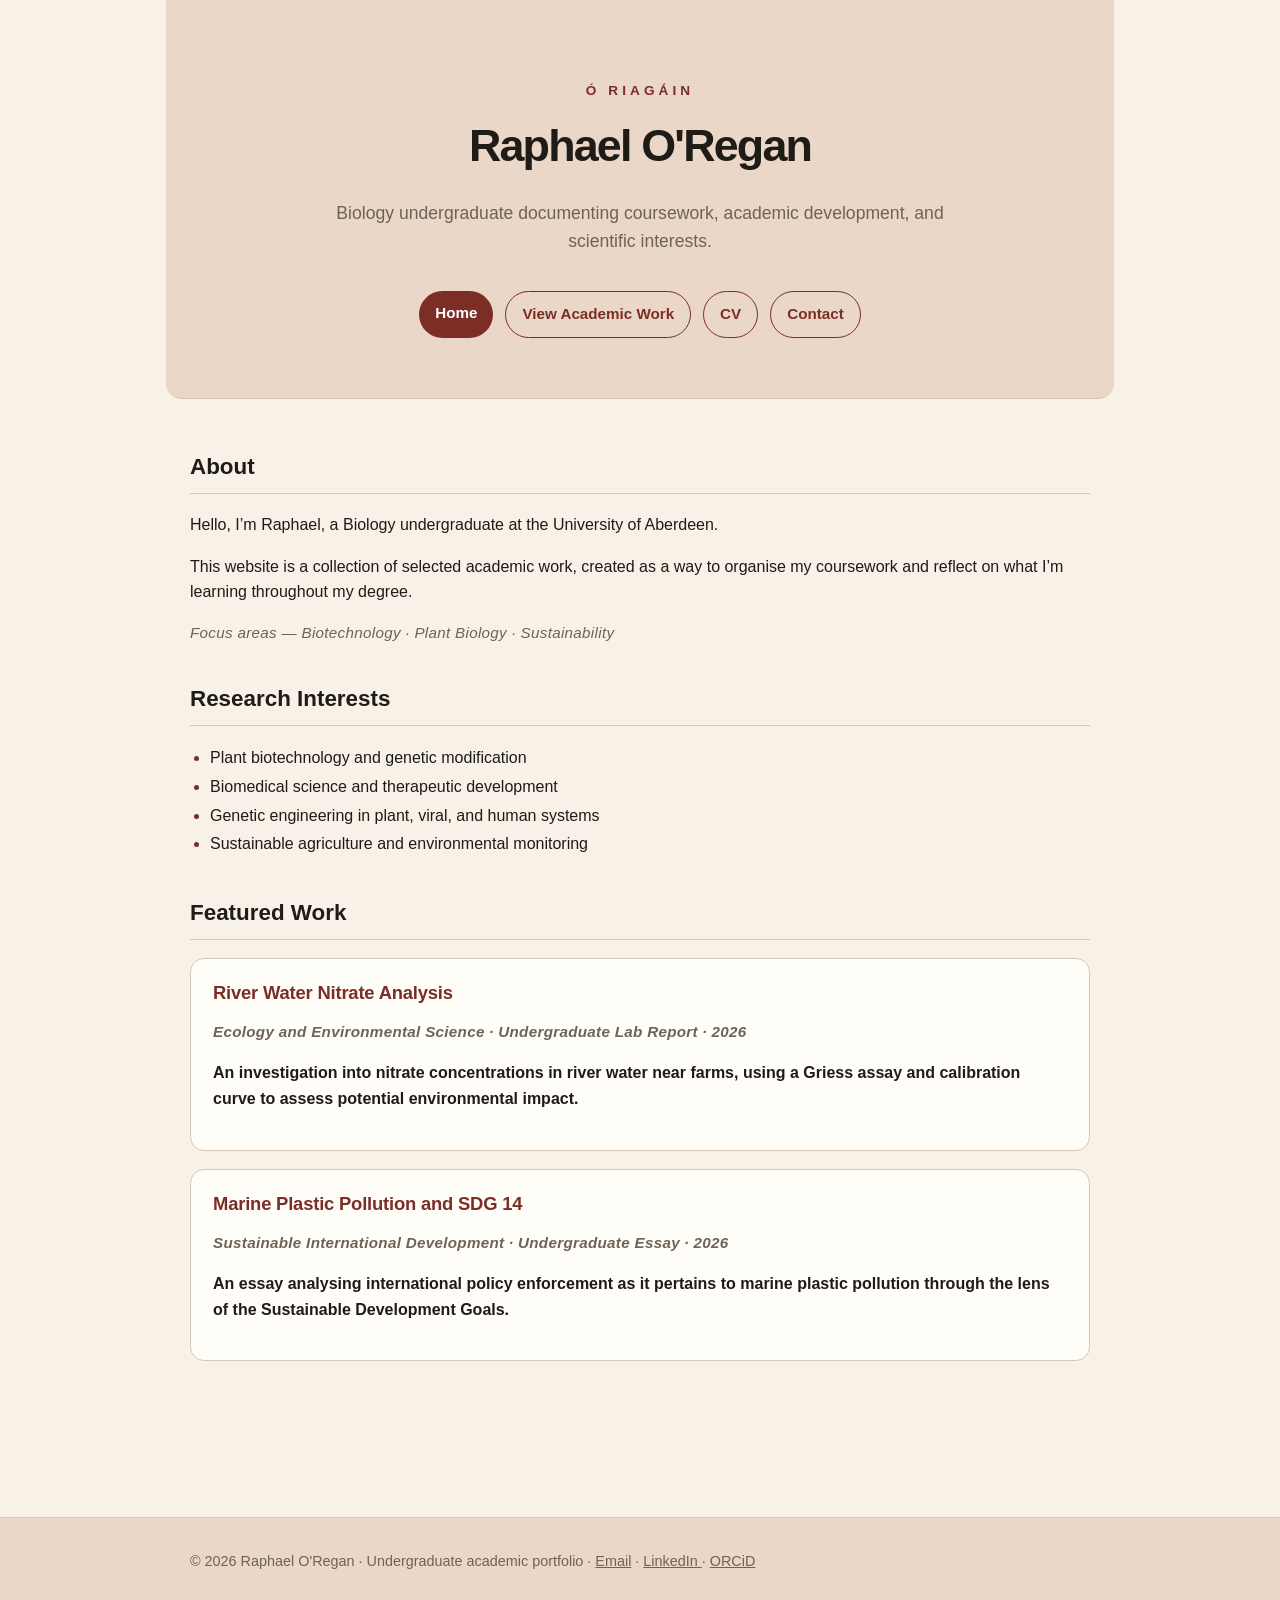
<file: index.html>
<!--hello world · first website · 2026 · Raphael O'Regan-->
<!DOCTYPE html>
<html lang="en">
<head>
  <meta charset="UTF-8">
  <meta name="viewport" content="width=device-width, initial-scale=1.0">
  
  <title>Raphael O'Regan</title>
  
  <meta name="description" content="Raphael O'Regan's academic portfolio, featuring his undergraduate biology lab reports, essays, and reflections on sustainability, biotechnology, plant science, and environmental science."> 
 
  <meta property="og:title" content="Raphael O'Regan Academic Portfolio">
  <meta property="og:description" content="Undergraduate biology portfolio featuring lab reports and essays on sustainability, biotechnology, and environmental science.">
  <meta property="og:image" content="https://raphaeloregan.com/assets/open-graph-images/home-og.png">
  <meta property="og:image:alt" content="Preview of Raphael O'Regan's academic portfolio homepage">
  <meta property="og:url" content="https://raphaeloregan.com/">
  <meta property="og:type" content="website">
  
  <link rel="stylesheet" href="style.css">
  <link rel="icon" type="image/png" href="favicon.png">
</head>
<body>
  <header class="hero">
  <div class="pookie-bear">
    <span class="gaelic-tag">Ó RIAGÁIN</span>
  </div>
    
  <div class="name-container">
    <h1>
      <span class="name-trigger">
        <!-- Unbroken legal name for perfect native centering -->
        <span class="legal-text-base">Raphael O'Regan</span>
    
        <!-- Absolute layers placed precisely over the changing sections -->
        <span class="ir-o-layer" aria-hidden="true">Ó</span>
        <span class="ir-suffix-layer" aria-hidden="true">Riagáin</span>
      </span>
    </h1>
  </div>
    
    <p class="tagline">Biology undergraduate documenting coursework, academic development, and scientific interests.</p>
    
    <div class="hero-links">
      <a href="/" class="button-link">Home</a>
      <a href="/work/" class="button-link secondary">View Academic Work</a>
      <a href="/cv/" class="button-link secondary">CV</a>
      <a href="/contact/" class="button-link secondary">Contact</a>
    </div>
  </header>

  <main>
    <section>
      <h2>About</h2>
      
      <p>Hello, I’m Raphael, a Biology undergraduate at the University of Aberdeen.</p>
      <p>
        This website is a collection of selected academic work, created as a way to organise my coursework and reflect on what I’m learning throughout my degree.
      </p>
      <p class="meta">Focus areas — Biotechnology · Plant Biology · Sustainability</p>
    </section>
    
    <section>
      <h2>Research Interests</h2>
      
      <ul class="interests">
        <li>Plant biotechnology and genetic modification</li>
        <li>Biomedical science and therapeutic development</li>
        <li>Genetic engineering in plant, viral, and human systems</li>
        <li>Sustainable agriculture and environmental monitoring</li>
      </ul>
    </section>
    
    <section>
      <h2>Featured Work</h2>
      
      <a href="river-water-nitrate-analysis/" class="card">
        <h3>River Water Nitrate Analysis</h3>
        
        <p class="meta">Ecology and Environmental Science · Undergraduate Lab Report · 2026</p>
        <p>
          An investigation into nitrate concentrations in river water near farms, using a Griess assay and calibration curve to assess potential environmental impact.
        </p>
      </a>

      <a href="marine-plastic-pollution/" class="card">
        <h3>Marine Plastic Pollution and SDG 14</h3>
   
        <p class="meta">Sustainable International Development · Undergraduate Essay · 2026</p>
        <p>
          An essay analysing international policy enforcement as it pertains to marine plastic pollution through the lens of the Sustainable Development Goals.
        </p>
      </a>
    </section>
  </main>
  
  <footer>
    <p>
      © 2026 Raphael O'Regan · Undergraduate academic portfolio · 
      <a href="mailto:raphaeloregan@gmail.com">Email</a> · 
      <a href="https://www.linkedin.com/in/raphaeloregan/" 
         target="_blank"
         rel="noopener noreferrer">
        LinkedIn
      </a> · 
      <a href="https://orcid.org/0009-0009-1484-1306"
         target="_blank"
         rel="noopener noreferrer">
        ORCiD
      </a>
    </p>
  </footer>
      <!--
              .-"""""""-.
          .-''  .-----.  ''-.
        .'    .'  .-.  '.    '.
       /    .'  .'   '.  '.    \
      ;    /   /  .-.  \   \    ;
      |   ;   ;  /   \  ;   ;   |
      |   |   | |  o  | |   |   |
      |   ;   ;  \   /  ;   ;   |
      ;    \   \  '-'  /   /    ;
       \    '.  '.   .'  .'    /
        '.    '-. '-' .-'    .'
          '-.     '''     .-'
             ''-.___.-''

      built by Raphael O'Regan
      academic portfolio · 2026
      -->
</body>
</html>
</file>
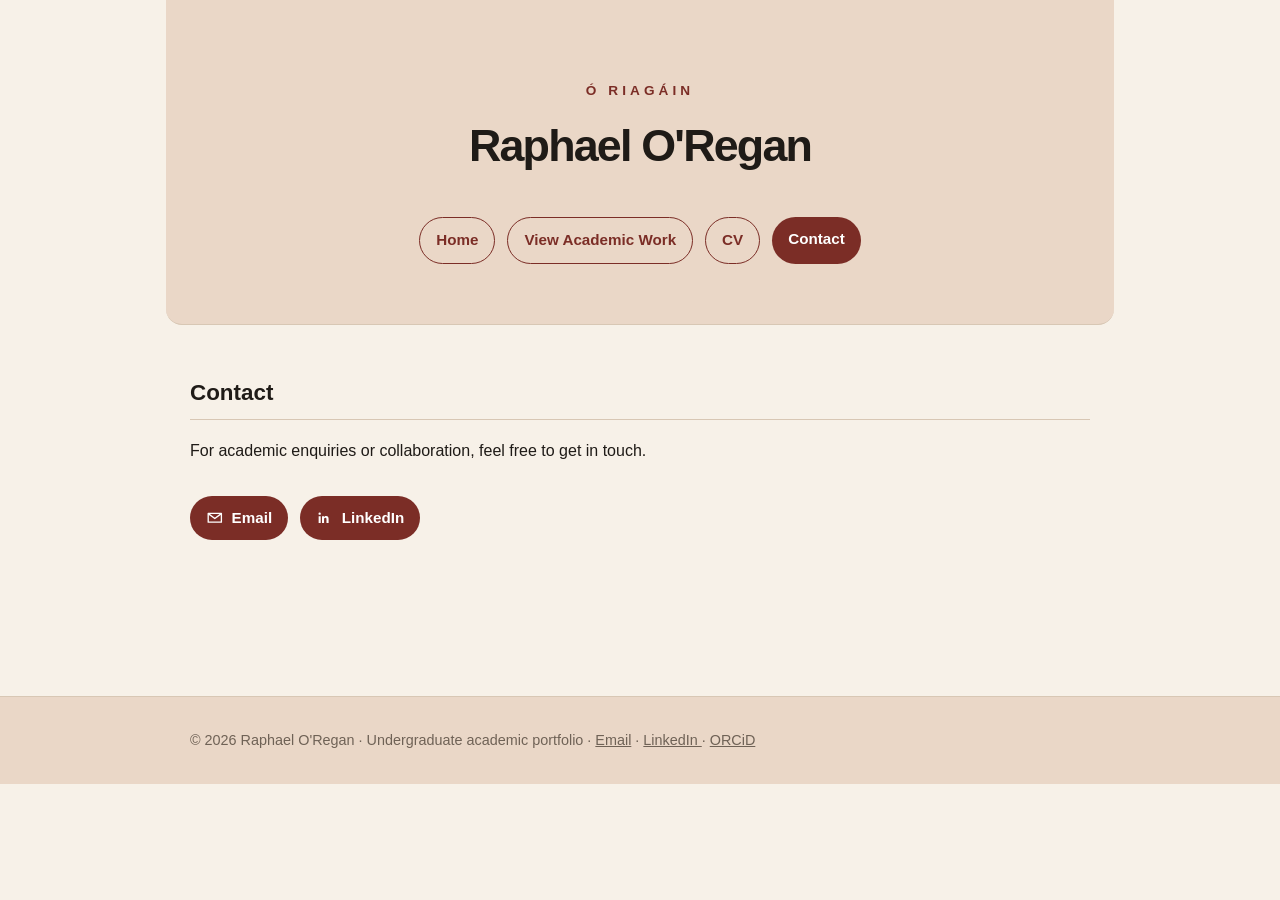
<file: contact/index.html>
<!DOCTYPE html>
<html lang="en">
<head>
  <meta charset="UTF-8">
  <meta name="viewport" content="width=device-width, initial-scale=1.0">
  
  <title>Contact | Raphael O'Regan</title>
  
  <meta name="description" content="Get in touch with Raphael O'Regan for academic opportunities, collaboration, and professional networking.">
 
  <meta property="og:title" content="Contact | Raphael O'Regan">
  <meta property="og:description" content="Contact Raphael O'Regan for academic enquiries or collaboration via email or LinkedIn.">
  <meta property="og:image" content="https://raphaeloregan.com/assets/open-graph-images/contact-og.png">
  <meta property="og:image:alt" content="Preview of Raphael O'Regan's contact page">
  <meta property="og:url" content="https://raphaeloregan.com/contact/">
  <meta property="og:type" content="website">

  <link rel="stylesheet" href="../style.css">
  <link rel="icon" type="image/png" href="../favicon.png">
</head>
<body>

  <header class="hero">
  <div class="pookie-bear">
    <span class="gaelic-tag">Ó RIAGÁIN</span>
  </div>

      <div class="name-container">
    <h1>
      <span class="name-trigger">
        <!-- Unbroken legal name for perfect native centering -->
        <span class="legal-text-base">Raphael O'Regan</span>
    
        <!-- Absolute layers placed precisely over the changing sections -->
        <span class="ir-o-layer" aria-hidden="true">Ó</span>
        <span class="ir-suffix-layer" aria-hidden="true">Riagáin</span>
      </span>
    </h1>
  </div>

    <div class="hero-links">
      <a href="/" class="button-link secondary">Home</a>
      <a href="../work/" class="button-link secondary">View Academic Work</a>
      <a href="../cv/" class="button-link secondary">CV</a>
      <a href="./" class="button-link">Contact</a>
    </div>
  </header>

  <main>
    <section>
      <h2>Contact</h2>

      <p>For academic enquiries or collaboration, feel free to get in touch.</p>
      <div class="contact-links">
        <a class="button-link icon-link" href="mailto:raphaeloregan@gmail.com" aria-label="Email Raphael O'Regan">
          <svg viewBox="0 0 24 24" aria-hidden="true" focusable="false">
            <path d="M3 6h18v12H3z" fill="none" stroke="currentColor" stroke-width="1.8" stroke-linejoin="round"/>
            <path d="m4 7 8 6 8-6" fill="none" stroke="currentColor" stroke-width="1.8" stroke-linecap="round" stroke-linejoin="round"/>
          </svg>
          <span>Email</span>
        </a>
        <a class="button-link icon-link"
           href="https://www.linkedin.com/in/raphaeloregan/"
           target="_blank"
           rel="noopener noreferrer"
           aria-label="Visit Raphael O'Regan's LinkedIn profile">
          <svg viewBox="0 0 24 24" aria-hidden="true" focusable="false">
            <path d="M5 8a1.6 1.6 0 1 0 0-3.2A1.6 1.6 0 0 0 5 8Zm-1.4 2h2.8v9.2H3.6V10Zm4.6 0H11v1.3h.1c.4-.8 1.3-1.6 2.7-1.6 2.9 0 3.4 1.9 3.4 4.4v5.1h-2.9v-4.6c0-1.1 0-2.5-1.5-2.5s-1.8 1.2-1.8 2.4v4.7H8.2V10Z" fill="currentColor"/>
          </svg>
          <span>LinkedIn</span>
        </a>
      </div>
    </section>
  </main>
   
  <footer>
    <p>
      © 2026 Raphael O'Regan · Undergraduate academic portfolio · 
      <a href="mailto:raphaeloregan@gmail.com">Email</a> · 
      <a href="https://www.linkedin.com/in/raphaeloregan/"
         target="_blank"
         rel="noopener noreferrer">
        LinkedIn
      </a> · 
      <a href="https://orcid.org/0009-0009-1484-1306"
         target="_blank"
         rel="noopener noreferrer">
        ORCiD
      </a>
    </p>
  </footer>

</body>
</html>
</file>
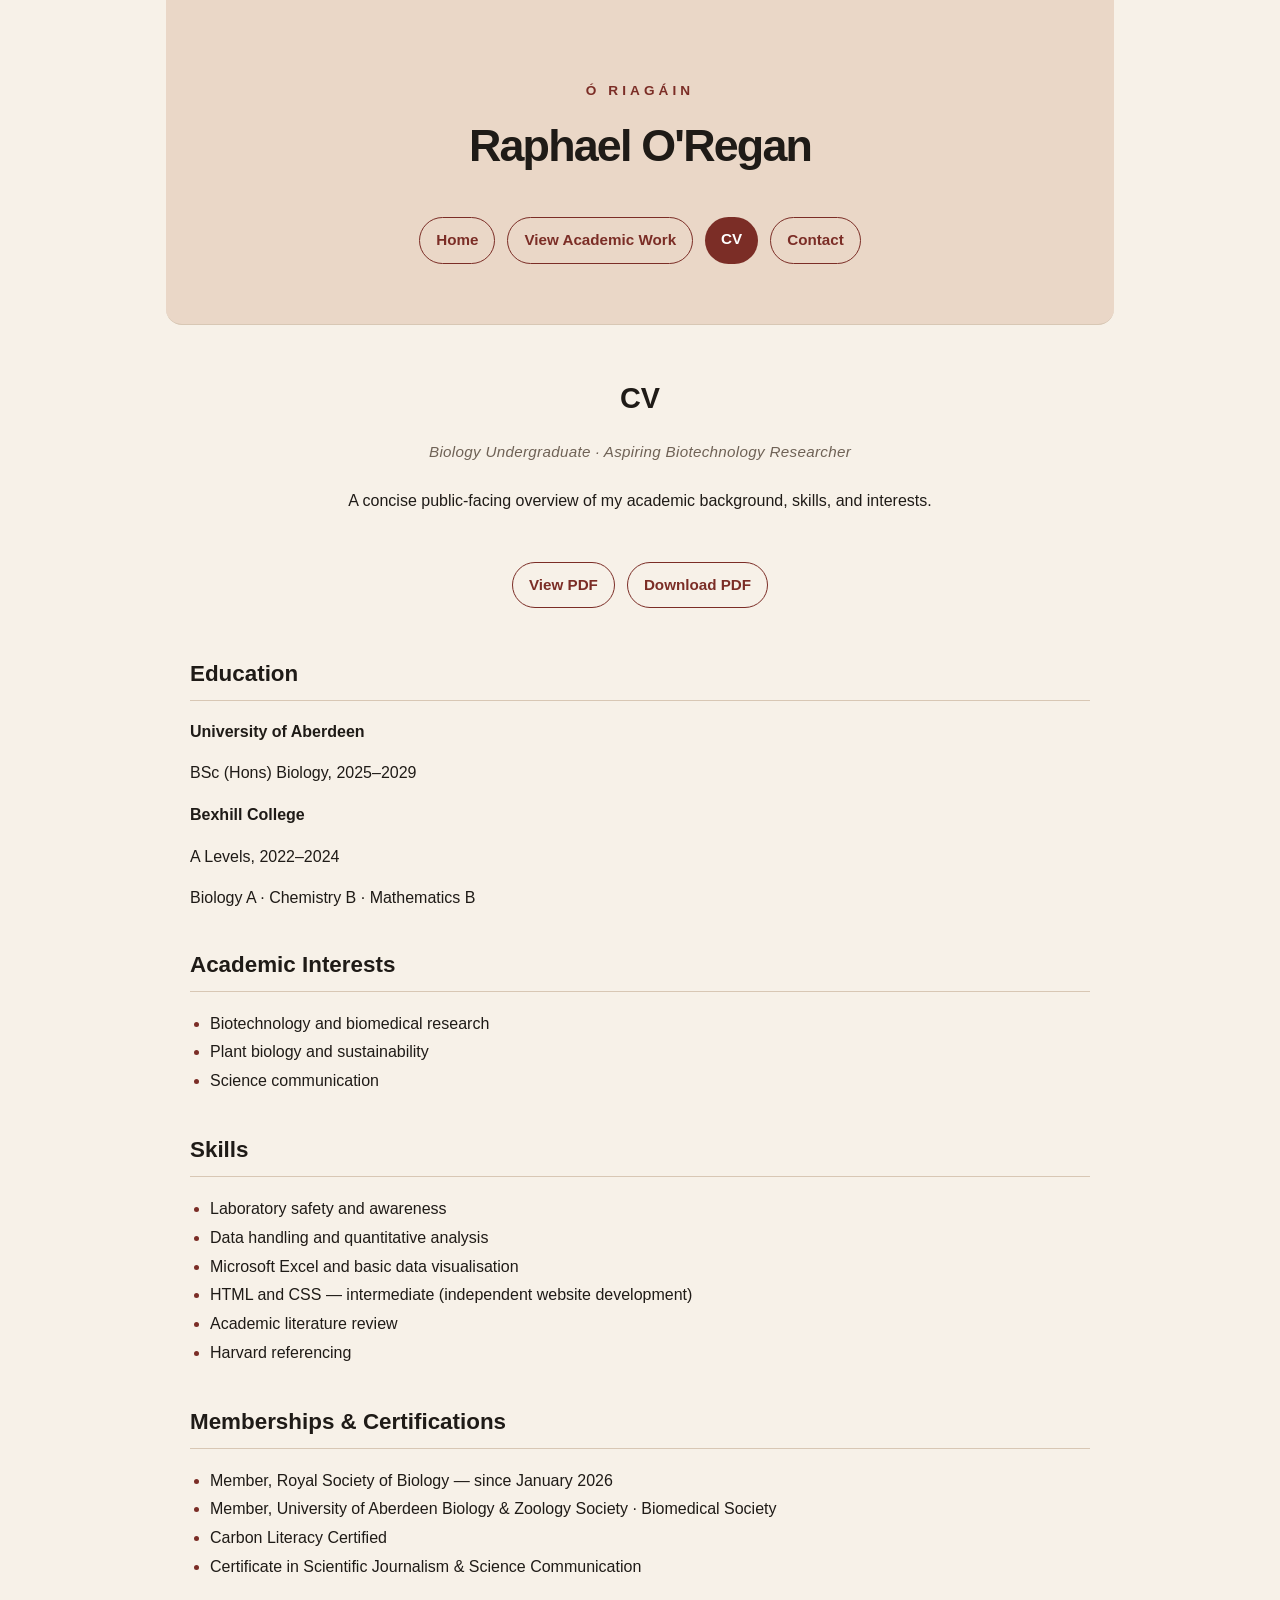
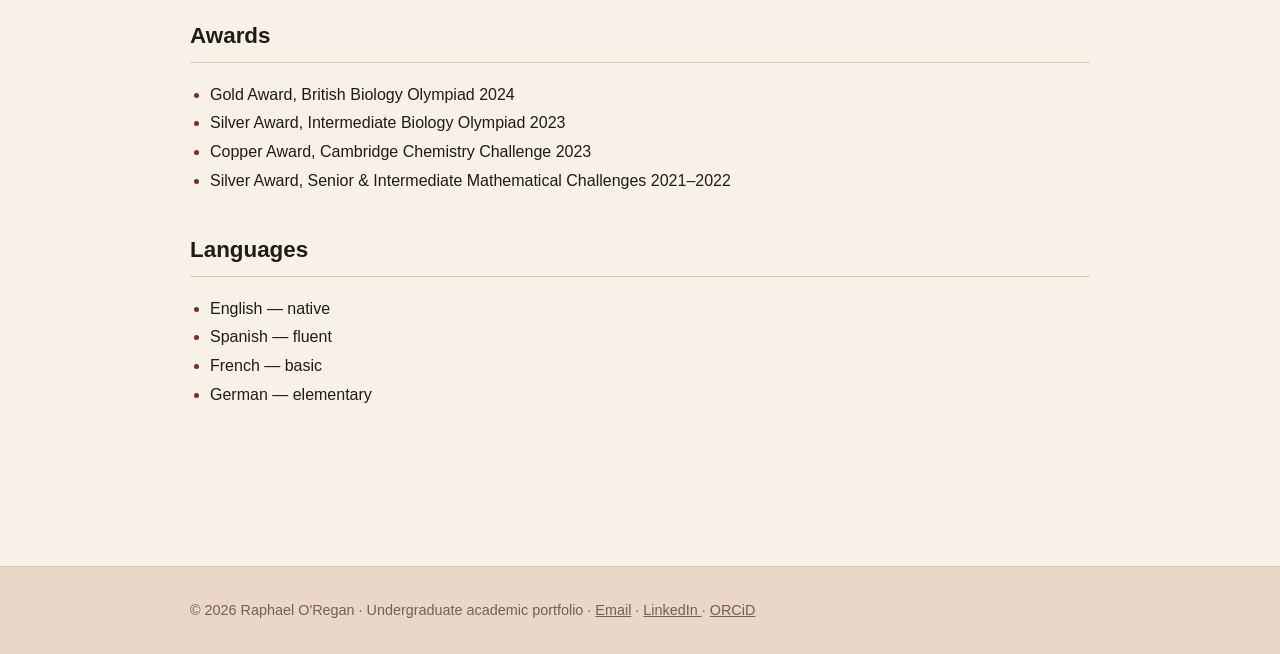
<file: cv/index.html>
<!DOCTYPE html>
<html lang="en">
<head>
  <meta charset="UTF-8">
  <meta name="viewport" content="width=device-width, initial-scale=1.0">
  
  <title>CV | Raphael O'Regan</title>
  
  <meta name="description" content="Read Raphael O'Regan's CV with education, academic interests, memberships, certifications, awards, and languages.">
 
  <meta property="og:title" content="CV | Raphael O'Regan">
  <meta property="og:description" content="CV of Raphael O'Regan, Biology undergraduate, including education, skills, awards, and academic interests.">
  <meta property="og:image" content="https://raphaeloregan.com/assets/open-graph-images/cv-og.png">
  <meta property="og:image:alt" content="Preview of Raphael O'Regan's cv">
  <meta property="og:url" content="https://raphaeloregan.com/cv/">
  <meta property="og:type" content="website">

  <link rel="stylesheet" href="../style.css">
  <link rel="icon" type="image/png" href="../favicon.png">
</head>
<body>

  <header class="hero">
  <div class="pookie-bear">
    <span class="gaelic-tag">Ó RIAGÁIN</span>
  </div>

      <div class="name-container">
    <h1>
      <span class="name-trigger">
        <!-- Unbroken legal name for perfect native centering -->
        <span class="legal-text-base">Raphael O'Regan</span>
    
        <!-- Absolute layers placed precisely over the changing sections -->
        <span class="ir-o-layer" aria-hidden="true">Ó</span>
        <span class="ir-suffix-layer" aria-hidden="true">Riagáin</span>
      </span>
    </h1>
  </div>
    
    <div class="hero-links">
      <a href="/" class="button-link secondary">Home</a>
      <a href="../work/" class="button-link secondary">View Academic Work</a>
      <a href="./" class="button-link">CV</a>
      <a href="../contact/" class="button-link secondary">Contact</a>
    </div>
  </header>

  <main>
    <section class="paper-header">
      <h2>CV</h2>
      
      <p class="meta">Biology Undergraduate · Aspiring Biotechnology Researcher</p>
      <p>A concise public-facing overview of my academic background, skills, and interests.</p>
      <div class="cv-actions">
        <a href="raphael-oregan-cv.pdf"
           target="_blank"
           rel="noopener noreferrer"
           class="button-link secondary">
          View PDF
        </a>
        <a href="raphael-oregan-cv.pdf"
           download 
           class="button-link secondary">
          Download PDF
        </a>
      </div>
    </section>

    <section>
      <h2>Education</h2>
      
      <p><strong>University of Aberdeen</strong></p>
      <p>BSc (Hons) Biology, 2025–2029</p>
      <p><strong>Bexhill College</strong></p>
      <p>A Levels, 2022–2024</p>
      <p>Biology A · Chemistry B · Mathematics B</p>
    </section>

    <section>
      <h2>Academic Interests</h2>
      
      <ul class="interests">
        <li>Biotechnology and biomedical research</li>
        <li>Plant biology and sustainability</li>
        <li>Science communication</li>
      </ul>
    </section>

    <section>
      <h2>Skills</h2>
      
      <ul class="interests">
        <li>Laboratory safety and awareness</li>
        <li>Data handling and quantitative analysis</li>
        <li>Microsoft Excel and basic data visualisation</li>
        <li>HTML and CSS — intermediate (independent website development)</li>
        <li>Academic literature review</li>
        <li>Harvard referencing</li>
      </ul>
    </section>

    <section>
      <h2>Memberships & Certifications</h2>
      
      <ul class="interests">
        <li>Member, Royal Society of Biology — since January 2026</li>
        <li>Member, University of Aberdeen Biology & Zoology Society · Biomedical Society</li>
        <li>Carbon Literacy Certified</li>
        <li>Certificate in Scientific Journalism & Science Communication</li>
      </ul>
    </section>

    <section>
      <h2>Awards</h2>
 
      <ul class="interests">
        <li>Gold Award, British Biology Olympiad 2024</li>
        <li>Silver Award, Intermediate Biology Olympiad 2023</li>
        <li>Copper Award, Cambridge Chemistry Challenge 2023</li>
        <li>Silver Award, Senior & Intermediate Mathematical Challenges 2021–2022</li>
      </ul>
    </section>

    <section>
      <h2>Languages</h2>

      <ul class="interests">
        <li>English — native</li>
        <li>Spanish — fluent</li>
        <li>French — basic</li>
        <li>German — elementary</li>
      </ul>
    </section>
  </main>

  <footer>
    <p>
      © 2026 Raphael O'Regan · Undergraduate academic portfolio · 
      <a href="mailto:raphaeloregan@gmail.com">Email</a> · 
      <a href="https://www.linkedin.com/in/raphaeloregan/" 
         target="_blank" 
         rel="noopener noreferrer">
        LinkedIn
      </a> · 
      <a href="https://orcid.org/0009-0009-1484-1306"
         target="_blank"
         rel="noopener noreferrer">
        ORCiD
      </a>
    </p>
  </footer>
  
</body>
</html>
</file>
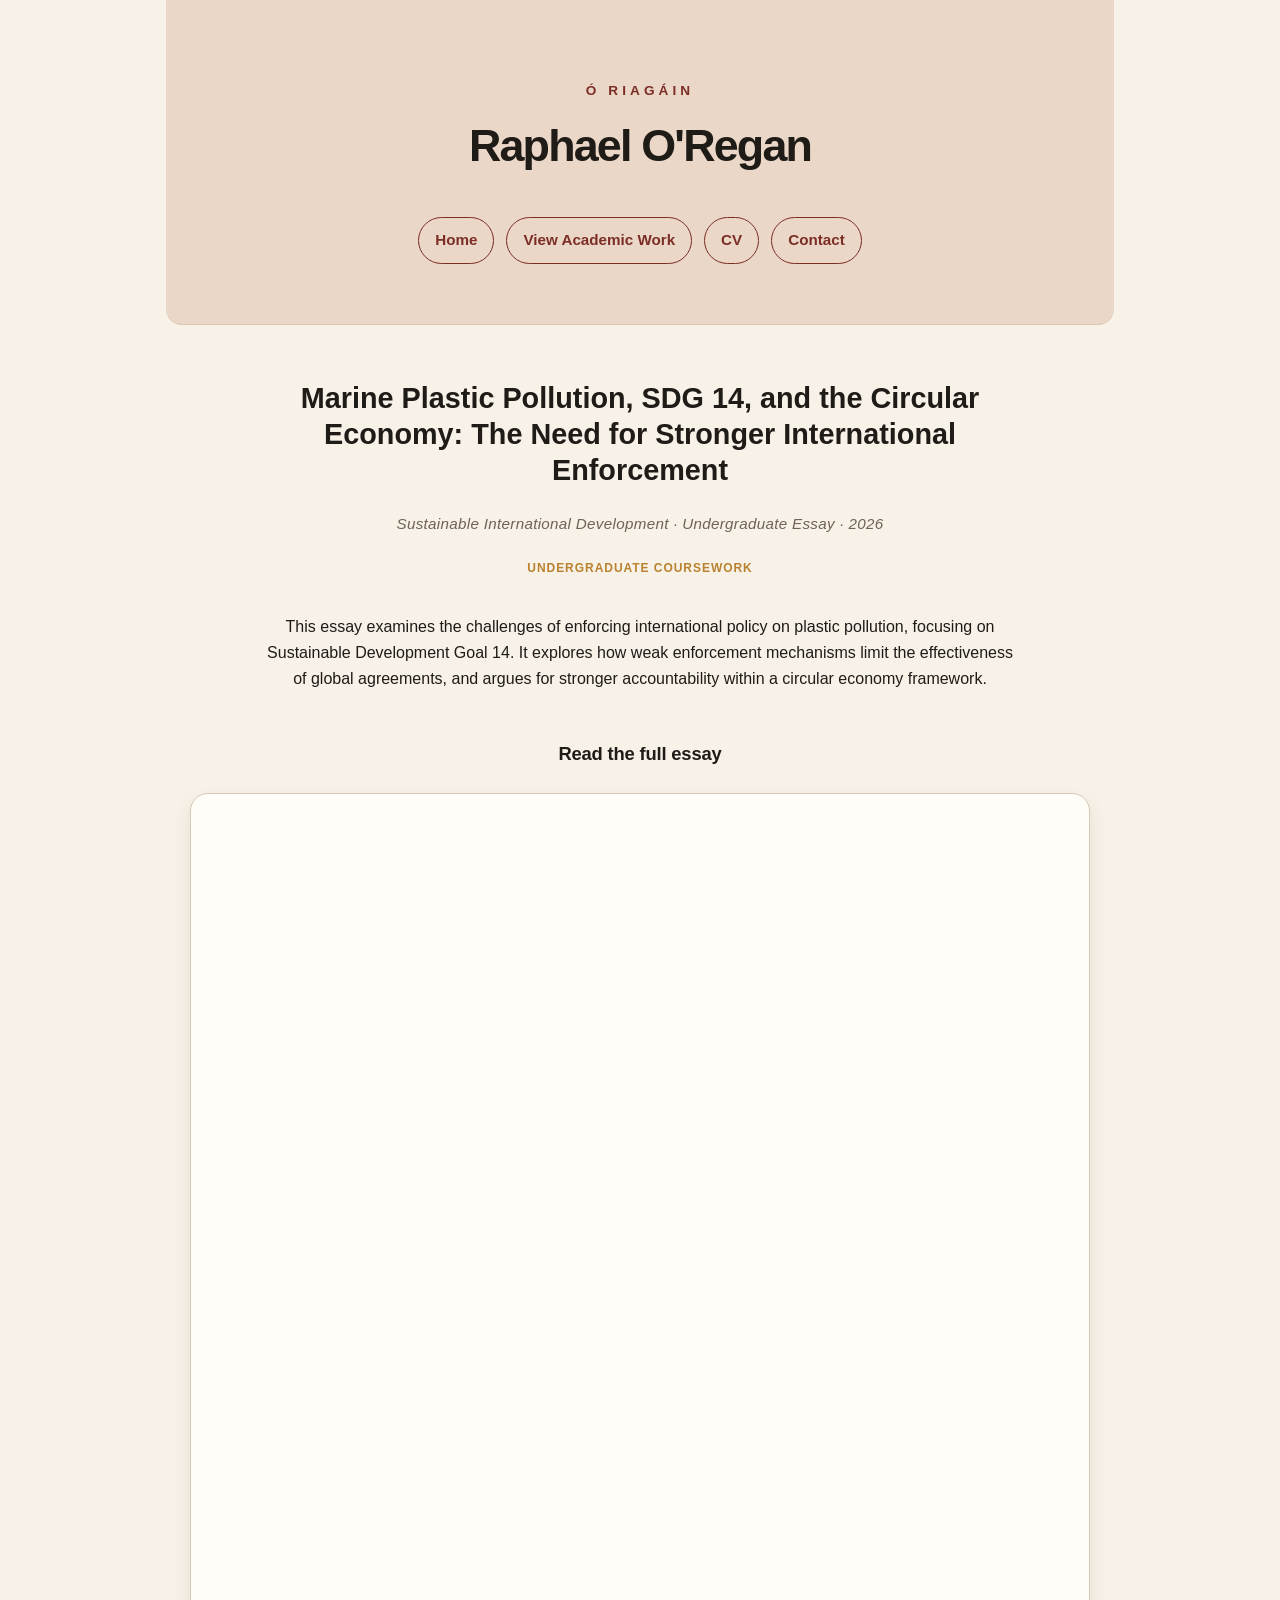
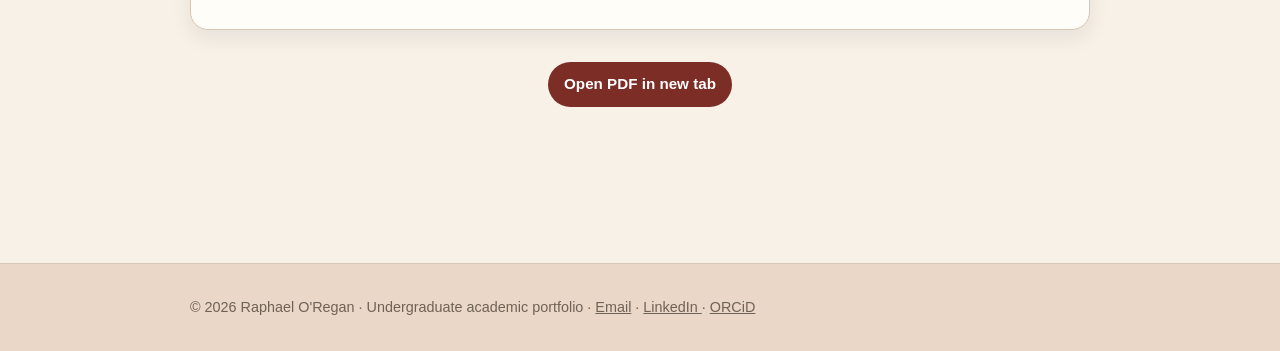
<file: marine-plastic-pollution/index.html>
<!DOCTYPE html>
<html lang="en">
<head>
  <meta charset="UTF-8">
  <meta name="viewport" content="width=device-width, initial-scale=1.0">
 
  <title>Marine Plastic Pollution, SDG 14, and the Circular Economy: The Need for Stronger International Enforcement | Raphael O'Regan</title>
 
  <meta name="description" content="An undergraduate essay exploring marine plastic pollution, Sustainable Development Goal 14, the circular economy, and the need for stronger international enforcement.">
 
  <meta property="og:title" content="Marine Plastic Pollution and SDG 14 | Raphael O'Regan">
  <meta property="og:description" content="Undergraduate essay exploring marine plastic pollution, international policy enforcement, and the circular economy.">
  <meta property="og:image" content="https://raphaeloregan.com/assets/open-graph-images/marine-og.png">
  <meta property="og:image:alt" content="Preview of Raphael O'Regan's marine-plastic-pollution essay">
  <meta property="og:url" content="https://raphaeloregan.com/marine-plastic-pollution/">
  <meta property="og:type" content="article">
 
  <link rel="stylesheet" href="../style.css">
  <link rel="icon" type="image/png" href="../favicon.png">
</head>
<body>
  
  <header class="hero">
  <div class="pookie-bear">
    <span class="gaelic-tag">Ó RIAGÁIN</span>
  </div>

      <div class="name-container">
    <h1>
      <span class="name-trigger">
        <!-- Unbroken legal name for perfect native centering -->
        <span class="legal-text-base">Raphael O'Regan</span>
    
        <!-- Absolute layers placed precisely over the changing sections -->
        <span class="ir-o-layer" aria-hidden="true">Ó</span>
        <span class="ir-suffix-layer" aria-hidden="true">Riagáin</span>
      </span>
    </h1>
  </div>
  
    <div class="hero-links">
      <a href="/" class="button-link secondary">Home</a>
      <a href="../work/" class="button-link secondary">View Academic Work</a>
      <a href="../cv/" class="button-link secondary">CV</a>
      <a href="../contact/" class="button-link secondary">Contact</a>
    </div>
  </header>

  <main>
    <section class="paper-header">
      <h2>Marine Plastic Pollution, SDG 14, and the Circular Economy: The Need for Stronger International Enforcement</h2>
      
      <p class="meta">Sustainable International Development · Undergraduate Essay · 2026</p>
      <p class="status">Undergraduate coursework</p>
      <p>
        This essay examines the challenges of enforcing international policy on plastic pollution,
        focusing on Sustainable Development Goal 14. It explores how weak enforcement mechanisms limit
        the effectiveness of global agreements, and argues for stronger accountability within a circular economy framework.
      </p>
    </section>

    <section class="pdf-section">
      <h3>Read the full essay</h3>
      
      <div class="pdf-frame">
        <iframe src="marine-plastic-pollution.pdf"
                title="marine-plastic-pollution-pdf"></iframe>
      </div>
      
      <div class="pdf-actions">
        <a class="button-link desktop-pdf-link"
           href="marine-plastic-pollution.pdf"
           target="_blank" 
           rel="noopener noreferrer">
          Open PDF in new tab
        </a>
        
        <a class="button-link mobile-pdf-link"
           href="marine-plastic-pollution.pdf"
           target="_blank" 
           rel="noopener noreferrer">
          Open essay PDF
        </a>
      </div>
    </section>
  </main>
  
  <footer>
    <p>
      © 2026 Raphael O'Regan · Undergraduate academic portfolio · 
      <a href="mailto:raphaeloregan@gmail.com">Email</a> · 
      <a href="https://www.linkedin.com/in/raphaeloregan/"
         target="_blank"
         rel="noopener noreferrer">
        LinkedIn
      </a> · 
      <a href="https://orcid.org/0009-0009-1484-1306"
         target="_blank"
         rel="noopener noreferrer">
        ORCiD
      </a>
    </p>
  </footer>
  
</body>
</html>
</file>
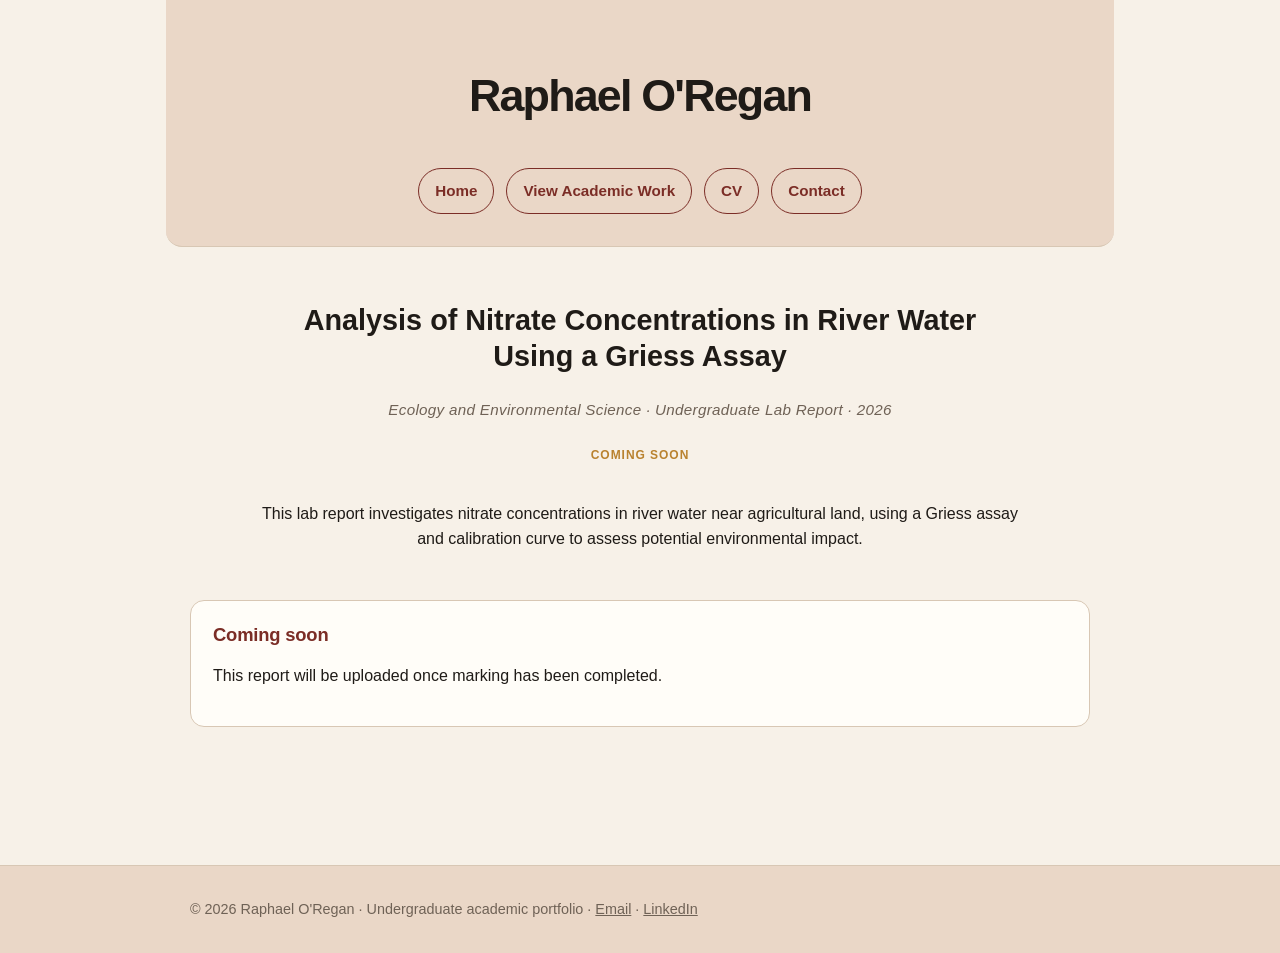
<file: nitrate/index.html>
<!DOCTYPE html>
<html lang="en">
<head>
  <meta property="og:title" content="Analysis of Nitrate Concentrations in River Water | Raphael O'Regan">
  <meta property="og:description" content="Preview of an undergraduate lab report on river water nitrate concentrations using a Griess assay and calibration curve.">
  <meta property="og:image" content="https://raphaeloregan.com/raphaeloregan-index-preview.png">
  <meta property="og:image:alt" content="Preview of Raphael O'Regan's academic portfolio homepage">
  <meta property="og:url" content="https://raphaeloregan.com/nitrate/">
  <meta property="og:type" content="article">
  <meta charset="UTF-8">
  <meta name="viewport" content="width=device-width, initial-scale=1.0">
  <title>Analysis of Nitrate Concentrations in River Water Using a Griess Assay | Raphael O'Regan</title>
  <meta name="description" content="A preview of an undergraduate biology lab report investigating nitrate concentrations in river water near agricultural land using a Griess assay and calibration curve.">
  <link rel="stylesheet" href="../style.css">
  <link rel="icon" type="image/png" href="../favicon.png">
</head>
<body>

  <header class="page-hero">
    <h1>Raphael O'Regan</h1>
    
    <div class="hero-links">
      <a href="/" class="button-link secondary">Home</a>
      <a href="../work/" class="button-link secondary">View Academic Work</a>
      <a href="../cv/" class="button-link secondary">CV</a>
      <a href="../contact/" class="button-link secondary">Contact</a>
    </div>
  </header>

  <main>
    <section class="paper-header">
      <h2>Analysis of Nitrate Concentrations in River Water Using a Griess Assay</h2>
      
      <p class="meta">Ecology and Environmental Science · Undergraduate Lab Report · 2026</p>
      <p class="status">Coming soon</p>
      <p>
        This lab report investigates nitrate concentrations in river water near agricultural land, 
        using a Griess assay and calibration curve to assess potential environmental impact.
      </p>
    </section>

    <section class="card">
      <h3>Coming soon</h3>
      
      <p>This report will be uploaded once marking has been completed.</p>
    </section>
  </main>
  
  <footer>
    <p>
      © 2026 Raphael O'Regan · Undergraduate academic portfolio · 
      <a href="mailto:raphaeloregan@gmail.com">Email</a> · 
      <a href="https://www.linkedin.com/in/raphaeloregan/" 
         target="_blank"
         rel="noopener noreferrer">
        LinkedIn
      </a>
    </p>
  </footer>
  
</body>
</html>
</file>
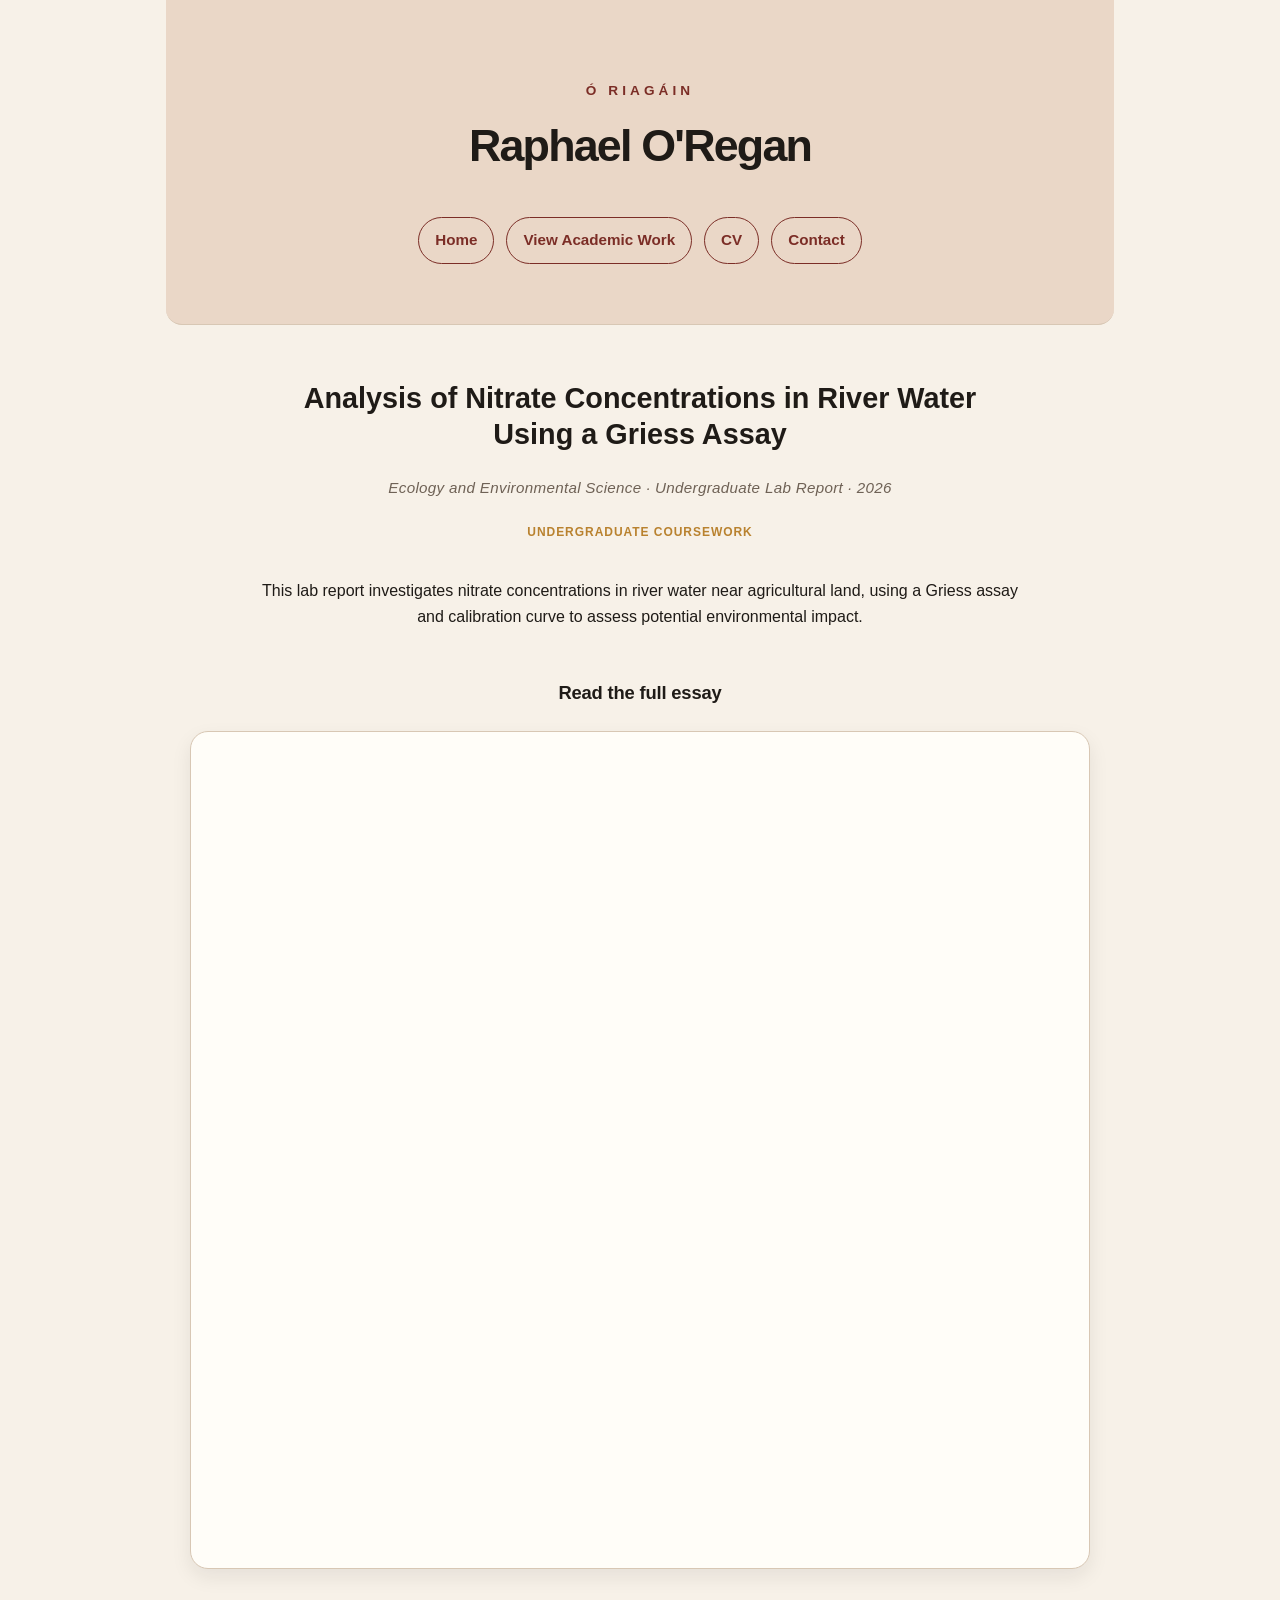
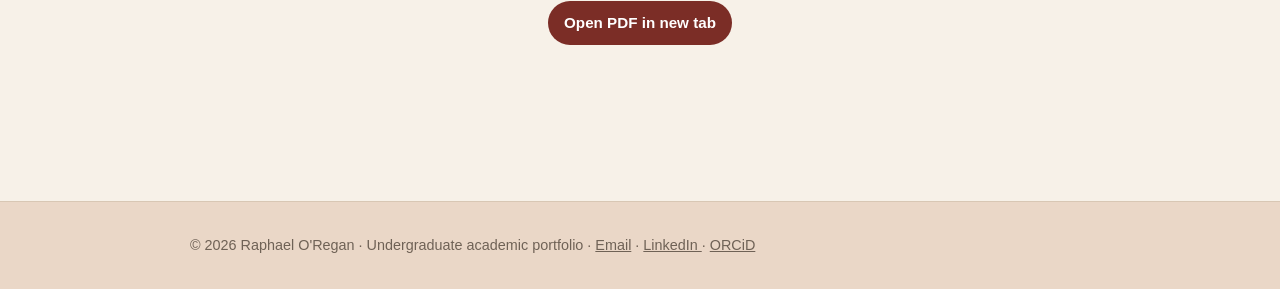
<file: river-water-nitrate-analysis/index.html>
<!DOCTYPE html>
<html lang="en">
<head>
  <meta charset="UTF-8">
  <meta name="viewport" content="width=device-width, initial-scale=1.0">
  
  <title>Analysis of Nitrate Concentrations in River Water Using a Griess Assay | Raphael O'Regan</title>
  
  <meta name="description" content="A preview of an undergraduate biology lab report investigating nitrate concentrations in river water near agricultural land using a Griess assay and calibration curve.">
 
  <meta property="og:title" content="Analysis of Nitrate Concentrations in River Water | Raphael O'Regan">
  <meta property="og:description" content="Preview of an undergraduate lab report on river water nitrate concentrations using a Griess assay and calibration curve.">
  <meta property="og:image" content="https://raphaeloregan.com/assets/open-graph-images/nitrate-og.png">
  <meta property="og:image:alt" content="Preview of Raphael O'Regan's river-water-nitrate-analysis essay">
  <meta property="og:url" content="https://raphaeloregan.com/river-water-nitrate-analysis/">
  <meta property="og:type" content="article">
 
  <link rel="stylesheet" href="../style.css">
  <link rel="icon" type="image/png" href="../favicon.png">
</head>
<body>

  <header class="hero">
  <div class="pookie-bear">
    <span class="gaelic-tag">Ó RIAGÁIN</span>
  </div>

      <div class="name-container">
    <h1>
      <span class="name-trigger">
        <!-- Unbroken legal name for perfect native centering -->
        <span class="legal-text-base">Raphael O'Regan</span>
    
        <!-- Absolute layers placed precisely over the changing sections -->
        <span class="ir-o-layer" aria-hidden="true">Ó</span>
        <span class="ir-suffix-layer" aria-hidden="true">Riagáin</span>
      </span>
    </h1>
  </div>
    
    <div class="hero-links">
      <a href="/" class="button-link secondary">Home</a>
      <a href="../work/" class="button-link secondary">View Academic Work</a>
      <a href="../cv/" class="button-link secondary">CV</a>
      <a href="../contact/" class="button-link secondary">Contact</a>
    </div>
  </header>

  <main>
    <section class="paper-header">
      <h2>Analysis of Nitrate Concentrations in River Water Using a Griess Assay</h2>
      
      <p class="meta">Ecology and Environmental Science · Undergraduate Lab Report · 2026</p>
      <p class="status">Undergraduate coursework</p>
      <p>
        This lab report investigates nitrate concentrations in river water near agricultural land, 
        using a Griess assay and calibration curve to assess potential environmental impact.
      </p>
    </section>

     <section class="pdf-section">
      <h3>Read the full essay</h3>
      
      <div class="pdf-frame">
        <iframe src="river-water-nitrate-analysis.pdf"
                title="river-water-nitrate-analysis-pdf"></iframe>
      </div>
      
      <div class="pdf-actions">
        <a class="button-link desktop-pdf-link"
           href="river-water-nitrate-analysis.pdf"
           target="_blank" 
           rel="noopener noreferrer">
          Open PDF in new tab
        </a>
        
        <a class="button-link mobile-pdf-link"
           href="river-water-nitrate-analysis.pdf"
           target="_blank" 
           rel="noopener noreferrer">
          Open essay PDF
        </a>
      </div>
    </section>
  </main>
  
  <footer>
    <p>
      © 2026 Raphael O'Regan · Undergraduate academic portfolio · 
      <a href="mailto:raphaeloregan@gmail.com">Email</a> · 
      <a href="https://www.linkedin.com/in/raphaeloregan/" 
         target="_blank"
         rel="noopener noreferrer">
        LinkedIn
      </a> · 
      <a href="https://orcid.org/0009-0009-1484-1306"
         target="_blank"
         rel="noopener noreferrer">
        ORCiD
      </a>
    </p>
  </footer>
  
</body>
</html>
</file>
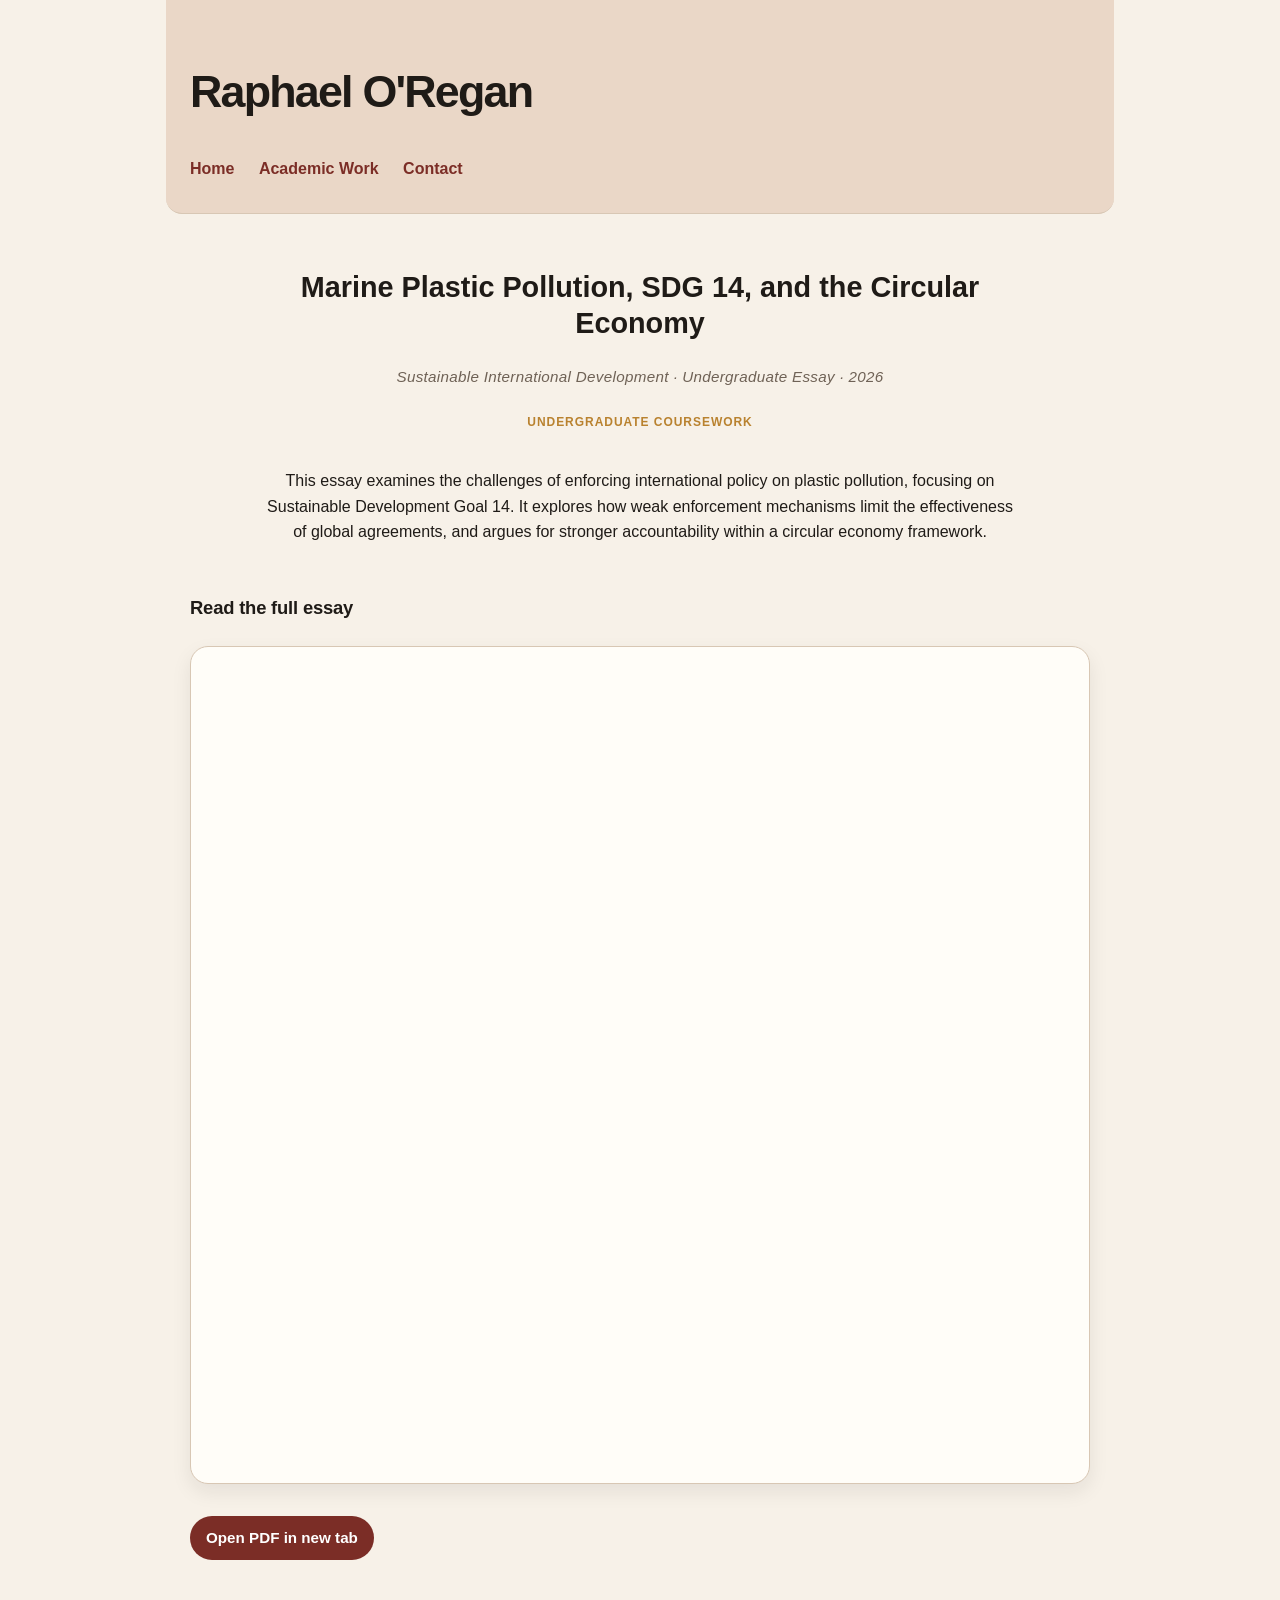
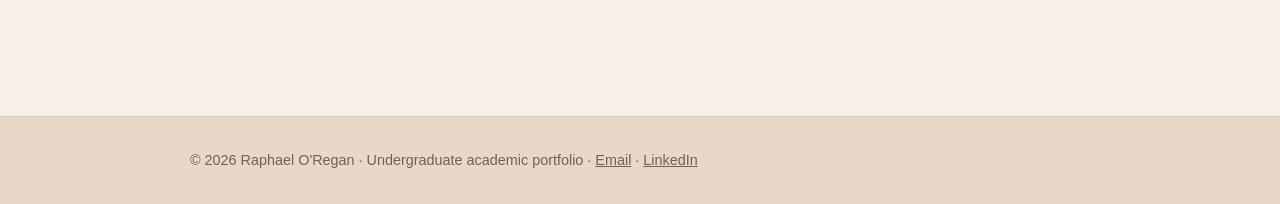
<file: sdg/index.html>
<!DOCTYPE html>
<html lang="en">
<head>
  <meta charset="UTF-8">
  <meta name="viewport" content="width=device-width, initial-scale=1.0">
  <title>SDG Essay | Raphael O'Regan</title>
  <link rel="stylesheet" href="../style.css">
  <link rel="icon" type="image/png" href="../favicon.png">
</head>
  <body>

  <header>
    <h1>Raphael O'Regan</h1>
    <nav>
  <a href="/">Home</a>
  <a href="../work/">Academic Work</a>
  <a href="../contact/">Contact</a>
    </nav>
  </header>

  <main>

      <section class="paper-header">
  <h2>Marine Plastic Pollution, SDG 14, and the Circular Economy</h2>
  <p class="meta">Sustainable International Development · Undergraduate Essay · 2026</p>
  <p class="status">Undergraduate coursework</p>

  <p>
    This essay examines the challenges of enforcing international policy on  plastic pollution,
    focusing on Sustainable Development Goal 14. It explores how weak enforcement mechanisms limit
    the effectiveness of global agreements, and argues for stronger accountability within a circular economy framework.
  </p>
</section>

    <section>
  <h3>Read the full essay</h3>

  <div class="pdf-frame">
    <iframe 
      src="../marine-plastic-pollution.pdf">
    </iframe>
  </div>

  <div class="pdf-actions">
    <a class="button-link desktop-pdf-link"
       href="../marine-plastic-pollution.pdf"
       target="_blank">
      Open PDF in new tab
    </a>

    <a class="button-link mobile-pdf-link"
       href="../marine-plastic-pollution.pdf"
       target="_blank">
      Open essay PDF
    </a>
  </div>
</section>
  </main>
<footer>
  <p>
    © 2026 Raphael O'Regan · Undergraduate academic portfolio · 
    <a href="mailto:raphaeloregan@gmail.com">Email</a> · 
    <a href="https://www.linkedin.com/in/raphael-oregan/" target="_blank">LinkedIn</a>
  </p>
</footer>
</body>
</html>
</file>
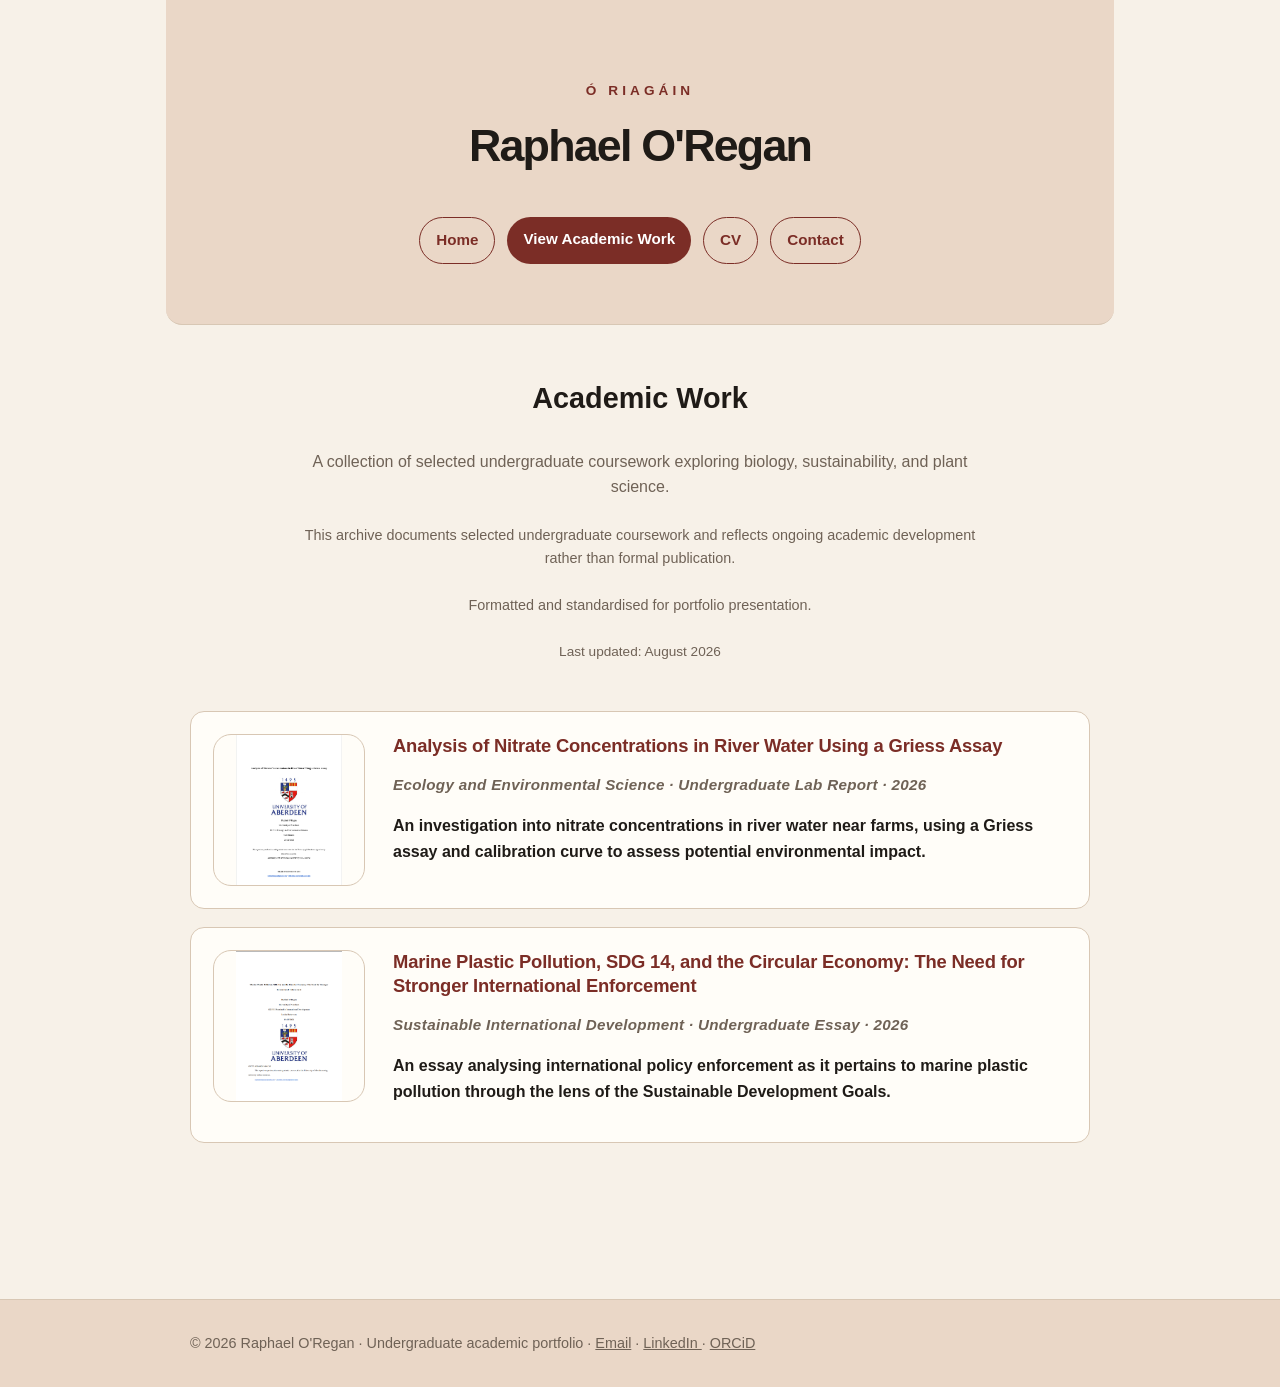
<file: work/index.html>
<!DOCTYPE html>
<html lang="en">
<head>
  <meta charset="UTF-8">
  <meta name="viewport" content="width=device-width, initial-scale=1.0">
  
  <title>Academic Work | Raphael O'Regan</title>
  
  <meta name="description" content="Browse Raphael O'Regan's selected undergraduate biology coursework, including lab reports and sustainability essays.">
  
  <meta property="og:title" content="Academic Work | Raphael O'Regan">
  <meta property="og:description" content="Selected undergraduate coursework in biology, sustainability, and plant science by Raphael O'Regan.">
  <meta property="og:image" content="https://raphaeloregan.com/assets/open-graph-images/work-og.png">
  <meta property="og:image:alt" content="Preview of Raphael O'Regan's academic work page">
  <meta property="og:url" content="https://raphaeloregan.com/work/">
  <meta property="og:type" content="website">
  
  <link rel="stylesheet" href="../style.css">
  <link rel="icon" type="image/png" href="../favicon.png">
</head>
<body>
  
  <header class="hero">
  <div class="pookie-bear">
    <span class="gaelic-tag">Ó RIAGÁIN</span>
  </div>
    
  <div class="name-container">
    <h1>
      <span class="name-trigger">
        <!-- Unbroken legal name for perfect native centering -->
        <span class="legal-text-base">Raphael O'Regan</span>
    
        <!-- Absolute layers placed precisely over the changing sections -->
        <span class="ir-o-layer" aria-hidden="true">Ó</span>
        <span class="ir-suffix-layer" aria-hidden="true">Riagáin</span>
      </span>
    </h1>
  </div>
    
    <div class="hero-links">
      <a href="/" class="button-link secondary">Home</a>
      <a href="./" class="button-link">View Academic Work</a>
      <a href="../cv/" class="button-link secondary">CV</a>
      <a href="../contact/" class="button-link secondary">Contact</a>
    </div>
  </header>
  
  <main>
    <section class="paper-header">
      <h2>Academic Work</h2>
      
      <p class="work-intro">A collection of selected undergraduate coursework exploring biology, sustainability, and plant science.</p>
      <p class="note">This archive documents selected undergraduate coursework and reflects ongoing academic development rather than formal publication.</p>
      <p class="note">Formatted and standardised for portfolio presentation.</p>
      <p class="last-updated">Last updated: August 2026</p>
    </section>
    
    <section>
      <a href="../river-water-nitrate-analysis/" class="card work-preview-card">
        <div class="preview-bubble">
          <img src="../river-water-nitrate-analysis/rwna-preview.png" alt="Cover preview of essay on River Water Nitrate Analysis">
        </div>
      
        <div>
          <h3>Analysis of Nitrate Concentrations in River Water Using a Griess Assay</h3>
          
          <p class="meta">Ecology and Environmental Science · Undergraduate Lab Report · 2026</p>
          <p>
            An investigation into nitrate concentrations in river water near farms, 
            using a Griess assay and calibration curve to assess potential environmental impact.
          </p>
        </div>
      </a>

      <a href="../marine-plastic-pollution/" class="card work-preview-card">
        <div class="preview-bubble">
          <img src="../marine-plastic-pollution/mpp-preview.png" alt="Cover preview of essay on Marine Plastic Pollution and SDG 14">
        </div>
        
        <div>
          <h3>Marine Plastic Pollution, SDG 14, and the Circular Economy: The Need for Stronger International Enforcement</h3>
   
          <p class="meta">Sustainable International Development · Undergraduate Essay · 2026</p>
          <p>
            An essay analysing international policy enforcement as it pertains to marine plastic pollution
            through the lens of the Sustainable Development Goals.
          </p>
        </div>
      </a>
    </section>
  </main>
  
  <footer>
    <p>
      © 2026 Raphael O'Regan · Undergraduate academic portfolio · 
      <a href="mailto:raphaeloregan@gmail.com">Email</a> · 
      <a href="https://www.linkedin.com/in/raphaeloregan/" 
         target="_blank" 
         rel="noopener noreferrer">
        LinkedIn
      </a> · 
      <a href="https://orcid.org/0009-0009-1484-1306"
         target="_blank"
         rel="noopener noreferrer">
        ORCiD
      </a>
    </p>
  </footer>
  
</body>
</html>
</file>
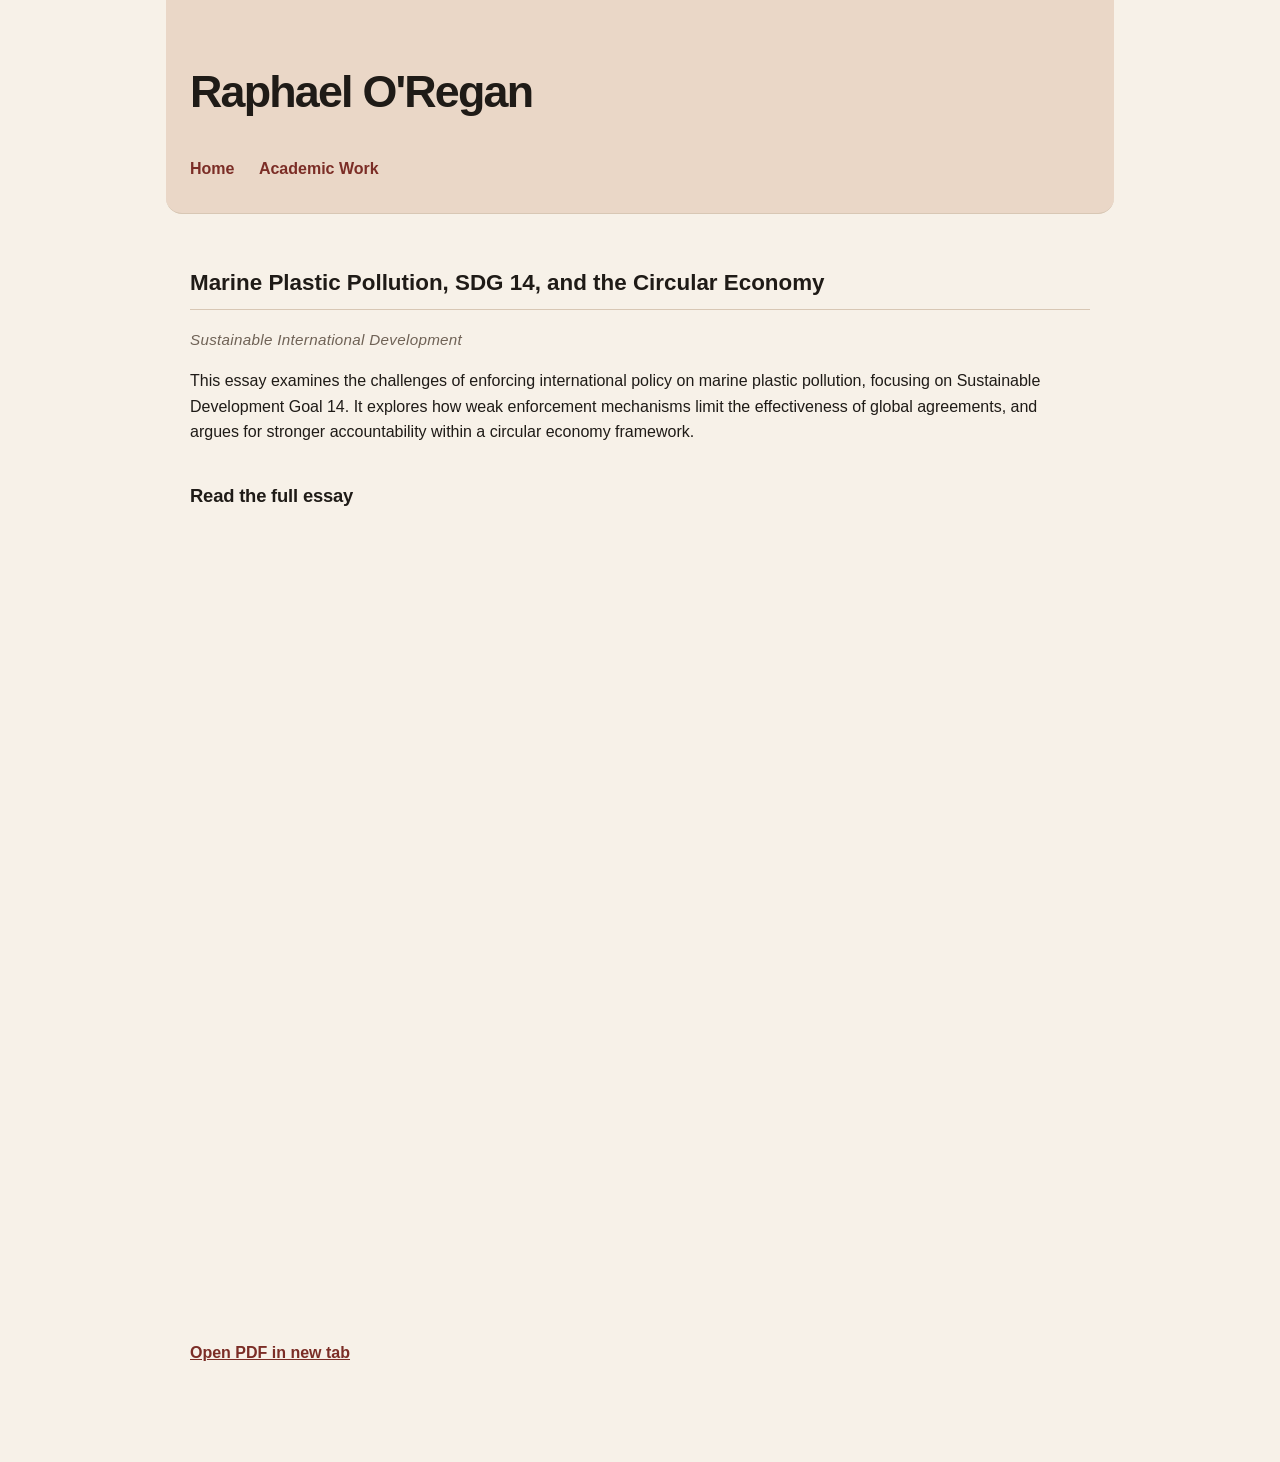
<file: sdg.html>
<!DOCTYPE html>
<html lang="en">
<head>
  <meta charset="UTF-8">
  <meta name="viewport" content="width=device-width, initial-scale=1.0">
  <title>SDG Essay | Raphael O'Regan</title>
  <link rel="stylesheet" href="style.css">
</head>
<body>

  <header>
    <h1>Raphael O'Regan</h1>
    <nav>
      <a href="/">Home</a>
      <a href="work.html">Academic Work</a>
    </nav>
  </header>

  <main>

    <section>
      <h2>Marine Plastic Pollution, SDG 14, and the Circular Economy</h2>
      <p class="meta">Sustainable International Development</p>

      <p>
        This essay examines the challenges of enforcing international policy on marine plastic pollution,
        focusing on Sustainable Development Goal 14. It explores how weak enforcement mechanisms limit
        the effectiveness of global agreements, and argues for stronger accountability within a circular economy framework.
      </p>
    </section>

    <section>
      <h3>Read the full essay</h3>

      <iframe 
        src="Marine Plastic Pollution, SDG 14, and the Circular Economy_ The Need for Stronger International Enforcement.pdf" 
        width="100%" 
        height="800px"
        style="border: none;">
      </iframe>

      <p>
        <a href="Marine Plastic Pollution, SDG 14, and the Circular Economy_ The Need for Stronger International Enforcement.pdf" target="_blank">
          Open PDF in new tab
        </a>
      </p>
    </section>

  </main>

</body>
</html>
</file>
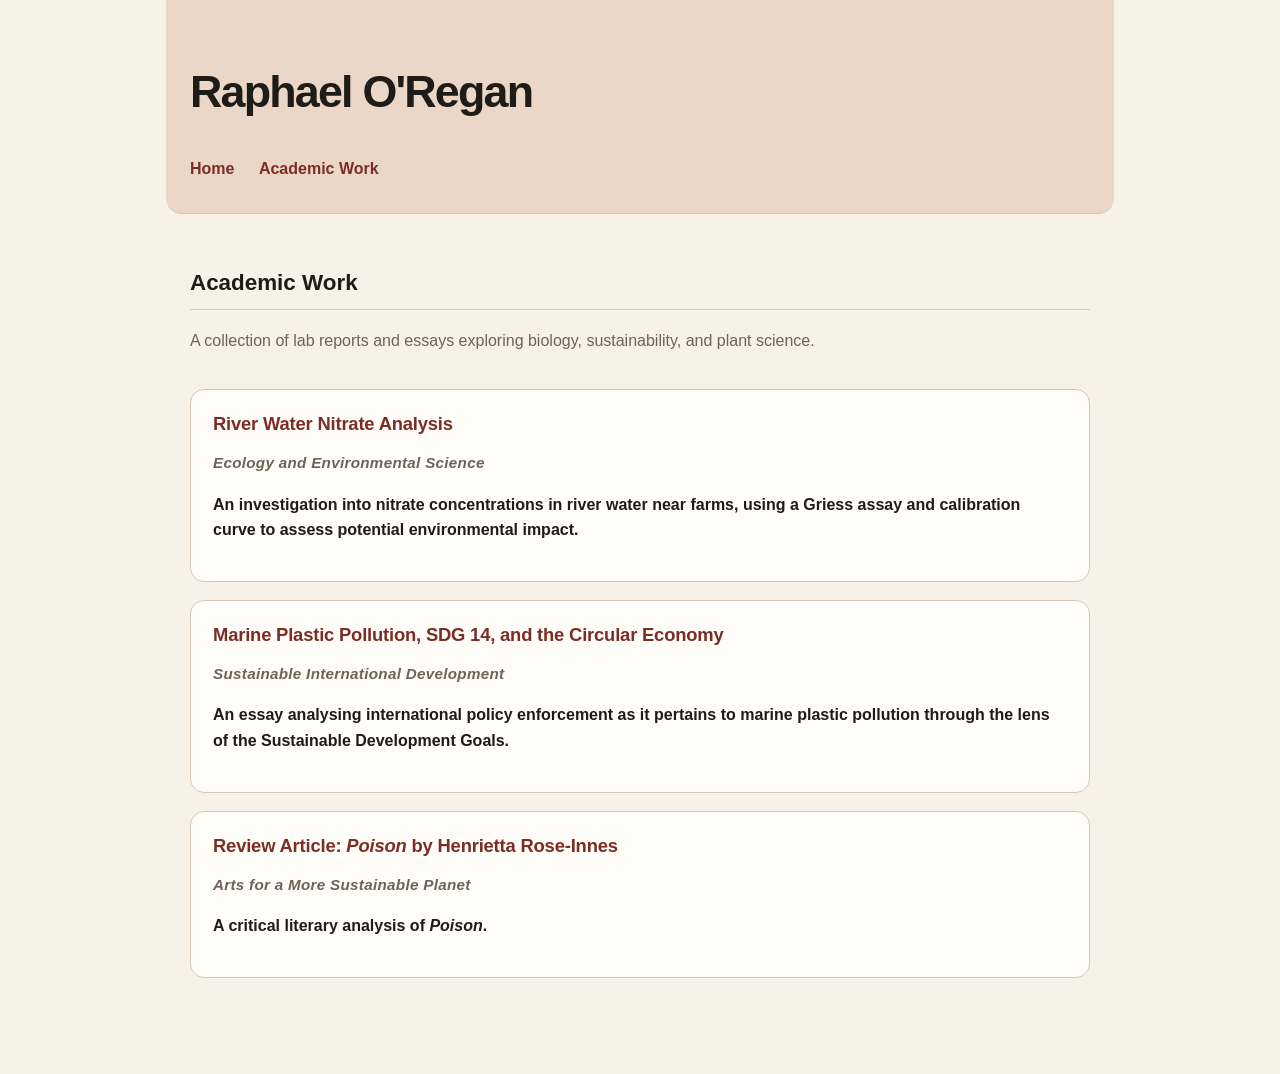
<file: work.html>
<!DOCTYPE html>
<html lang="en">
<head>
  <meta charset="UTF-8">
  <meta name="viewport" content="width=device-width, initial-scale=1.0">
  <title>Academic Work | Raphael O'Regan</title>
  <link rel="stylesheet" href="style.css">
</head>
<body>

  <header>
    <h1>Raphael O'Regan</h1>

    <nav>
      <a href="/">Home</a>
      <a href="work.html">Academic Work</a>
    </nav>
  </header>

  <main>

    <section>
      <h2>Academic Work</h2>
      <p class="work-intro">
        A collection of lab reports and essays exploring biology, sustainability, and plant science.
      </p>
    </section>

    <section>

      <a href="nitrate.html" class="card">
        <h3>River Water Nitrate Analysis</h3>
        <p class="meta">Ecology and Environmental Science</p>
        <p>An investigation into nitrate concentrations in river water near farms, using a Griess assay and calibration curve to assess potential environmental impact.</p>
      </a>

      <a href="sdg/" class="card">
        <h3>Marine Plastic Pollution, SDG 14, and the Circular Economy</h3>
        <p class="meta">Sustainable International Development</p>
        <p>An essay analysing international policy enforcement as it pertains to marine plastic pollution through the lens of the Sustainable Development Goals.</p>
      </a>

      <a href="poison.html" class="card">
        <h3>Review Article: <em>Poison</em> by Henrietta Rose-Innes</h3>
        <p class="meta">Arts for a More Sustainable Planet</p>
        <p>A critical literary analysis of <em>Poison</em>.</p>
      </a>

    </section>

  </main>

</body>
</html>
</file>
<file: style.css>
:root {
  --background: #f7f1e8;
  --paper: #fffdf8;
  --text: #1f1b17;
  --muted: #6f6256;
  --accent: #7b2d26;
  --ochre: #b9822f;
  --border: #d8c7b4;
  --band: #ead7c7;
  --irish: #1E4620:
}

.gaelic-tag {
  font-size: 0.85rem;
  letter-spacing: 0.3em;
  color: #7b2d26;
  font-weight: 550;
  display: block;
  margin-bottom: 0.5rem;
  text-align: inherit; /* This makes it match main title alignment automatically */
}

/* Container to establish the absolute coordinate system */
.name-trigger {
  position: relative;
  display: inline-block;
}

/* Base text transition */
.legal-text-base {
  display: inline-block;
  transition: color 0.3s ease-in-out, clip-path 0.3s ease-in-out;
  /* 1. Default State: Keep the entire legal name perfectly visible */
  clip-path: inset(0 0 0 0); 
}

/* 2. Interactive Hover: Cut off the legal text right where the O starts (at 50.2%) */
.name-trigger:hover .legal-text-base {
  color: #1E4620; /* Turns your base 'Raphael' and 'R' green */
  /* This slices away everything to the right of capital O on hover, erasing the apostrophe and 'egan' */
  clip-path: inset(0 calc(100% - 50.2%) 0 0); 
}

/* Base setup for both absolute Irish layers */
.ir-o-layer,
.ir-suffix-layer {
  position: absolute;
  top: 0;
  color: #1E4620; 
  opacity: 0; /* Reset this back to 0 so it hides until hover! */
  transition: opacity 0.3s ease-in-out;
  pointer-events: none; 
}

/* 1. Placing the Ó directly over the O' */
.ir-o-layer {
  left: 50.4%; 
}

/* 2. Placing the 'agáin' suffix directly over the 'gan' */
.ir-suffix-layer {
  left: 62.66%; 
}

/* ==========================================================================
   Hover Triggers
   ========================================================================== */
.name-trigger:hover .ir-o-layer,
.name-trigger:hover .ir-suffix-layer {
  opacity: 1; /* Fades perfect Irish layers open on hover */
}

body {
  margin: 0;
  font-family: "Neue Haas Unica", "Helvetica Neue", Arial, sans-serif;
  background: var(--background);
  color: var(--text);
  line-height: 1.6;
}

/* Header */

header {
  max-width: 900px;
  margin: 0 auto;
  padding: 56px 24px 32px;
  border-bottom: 1px solid var(--border);
  background: var(--band);
  border-radius: 0 0 16px 16px;
}

header h1 {
  margin-top: 0;
}

.page-hero {
  text-align: center;
  padding-top: 60px;
}

.page-hero .hero-links {
  justify-content: center;
}

.hero {
  text-align: center;
  padding: 80px 24px 60px;
}

.hero .tagline {
  margin-left: auto;
  margin-right: auto;
}

.hero-links {
  margin-top: 20px;
  display: flex;
  gap: 12px;
  justify-content: center;
  flex-wrap: wrap;
}

/* Navigation */

nav {
  margin-top: 28px;
}

nav a {
  margin-right: 20px;
  color: var(--accent);
  text-decoration: none;
  font-weight: 600;
}

nav a:hover {
  text-decoration: underline;
}

/* Layout */

main {
  max-width: 900px;
  margin: 0 auto;
  padding: 32px 24px 60px;
}

section {
  margin-bottom: 36px;
}

/* Typography */

h1 {
  font-size: 2.8rem;
  margin: 0 0 12px;
  letter-spacing: -0.04em;
}

h2 {
  font-size: 1.4rem;
  border-bottom: 1px solid var(--border);
  padding-bottom: 8px;
  margin-bottom: 18px;
}

h3 {
  font-size: 1.15rem;
  margin-bottom: 0.4rem;
  letter-spacing: -0.01em;
}

.tagline {
  font-size: 1.1rem;
  color: var(--muted);
  max-width: 620px;
}

main a {
  color: var(--accent);
  font-weight: 600;
}

main a:hover {
  color: var(--ochre);
}

/* Cards */

.card {
  background: var(--paper);
  border: 1px solid var(--border);
  border-radius: 14px;
  padding: 22px;
  margin-bottom: 18px;
  transition: transform 0.2s ease, box-shadow 0.2s ease;
  display: block;
  text-decoration: none;
  color: inherit;
}

.card:hover {
  transform: translateY(-3px);
  box-shadow: 0 8px 20px rgba(31, 27, 23, 0.08);
}

.card:active {
  transform: translateY(-1px);
}

.card h3 {
  margin-top: 0;
  color: var(--accent);
  line-height: 1.3;
}

/* Metadata, notes, and status labels */

.meta {
  color: var(--muted);
  font-size: 0.95rem;
  font-style: italic;
  letter-spacing: 0.02em;
}

.status {
  display: inline-block;
  margin-top: 0.5rem;
  color: var(--ochre);
  font-weight: 700;
  text-transform: uppercase;
  letter-spacing: 0.08em;
  font-size: 0.75rem;
}

.note {
  font-size: 0.9rem;
  color: var(--muted);
  max-width: 700px;
  border-left: 2px solid var(--border);
  padding-left: 12px;
  margin-top: 0.5rem;
}

.last-updated {
  color: var(--muted);
  font-size: 0.85rem;
  margin-top: 1rem;
}

.work-intro {
  color: var(--muted);
  max-width: 680px;
}

/* Academic paper-style page headers */

.paper-header {
  text-align: center;
  max-width: 760px;
  margin: 0 auto 3rem;
}

.paper-header h2 {
  border-bottom: none;
  font-size: 1.8rem;
  line-height: 1.25;
  margin-bottom: 0.75rem;
}

.paper-header p:not(.meta):not(.status) {
  text-align: center;
  margin-top: 1.5rem;
}

.paper-header .work-intro,
.paper-header .note,
.paper-header .last-updated {
  text-align: center;
  margin-left: auto;
  margin-right: auto;
}

.paper-header .note {
  border-left: none;
  padding-left: 0;
}

/* Lists */

.interests {
  padding-left: 20px;
  line-height: 1.8;
}

.interests li::marker {
  color: var(--accent);
}

/* Work page preview cards */

.work-preview-card {
  display: grid;
  grid-template-columns: 160px 1fr;
  gap: 20px;
  align-items: start;
}

.preview-bubble {
  width: 150px;
  height: 150px;
  border-radius: 18px;
  overflow: hidden;
  border: 1px solid var(--border);
  background: var(--paper);
  display: flex;
  align-items: flex-start;
  justify-content: center;
  flex-shrink: 0;
}

.preview-bubble img {
  width: 100%;
  height: 100%;
  object-fit: contain;
  object-position: top;
  display: block;
}

.placeholder-preview {
  align-items: center;
  text-align: center;
  padding: 12px;
  color: var(--muted);
  font-size: 0.85rem;
  font-style: italic;
}

/* PDF frame */

.pdf-frame {
  margin-top: 1.5rem;
  padding: 14px;
  background: var(--paper);
  border: 1px solid var(--border);
  border-radius: 18px;
  box-shadow: 0 8px 20px rgba(31, 27, 23, 0.08);
}

.pdf-frame iframe {
  width: 100%;
  height: 800px;
  margin: 0;
  border: none;
  border-radius: 12px;
  box-shadow: none;
}

/* Buttons */

.button-link {
  display: inline-block;
  margin-top: 1rem;
  padding: 10px 16px;
  background: var(--accent);
  color: white;
  text-decoration: none;
  font-weight: 600;
  font-size: 0.95rem;
  border-radius: 999px;
  transition: background 0.2s ease, transform 0.1s ease;
}

.button-link:hover {
  background: var(--ochre);
  color: white;
}

.button-link:active {
  transform: translateY(1px);
}

.button-link.secondary {
  background: transparent;
  color: var(--accent);
  border: 1px solid var(--accent);
}

.button-link.secondary:hover {
  background: var(--accent);
  color: white;
}

.hero-links .button-link {
  color: white;
}

.hero-links .button-link.secondary {
  color: var(--accent);
}

.hero-links .button-link.secondary:hover {
  color: white;
}

.mobile-pdf-link {
  display: none;
}

.desktop-pdf-link {
  display: inline-block;
}

.pdf-section {
  text-align: center;
}

.pdf-actions {
  margin-top: 1rem;
}

/* Contact links */

.contact-links {
  display: flex;
  gap: 12px;
  flex-wrap: wrap;
}

/* Footer */

footer {
  margin-top: 60px;
  padding: 32px 24px;
  background: var(--band);
  border-top: 1px solid var(--border);
  color: var(--muted);
  font-size: 0.9rem;
}

footer p {
  max-width: 900px;
  margin: 0 auto;
}

footer a {
  color: var(--muted);
  text-decoration: underline;
  font-weight: 500;
}

footer a:hover {
  color: var(--accent);
}

/* Mobile */

@media (max-width: 700px) {
  header {
    padding: 40px 20px 28px;
  }

  h1 {
    font-size: 2.2rem;
  }

  main {
    padding: 28px 20px 56px;
  }

  nav a {
    display: inline-block;
    margin-bottom: 8px;
  }

  .work-preview-card {
    grid-template-columns: 1fr;
  }

  .preview-bubble {
    width: 160px;
    height: 160px;
    margin: 0 auto;
  }

  .pdf-frame {
    display: none;
  }

  .desktop-pdf-link {
    display: none;
  }

  .mobile-pdf-link {
    display: inline-block;
  }

  .paper-header h2 {
    font-size: 1.5rem;
  }
}

.ascii-art {
  font-family: monospace;
  white-space: pre;
  display: inline-block;
  text-align: left;
  color: var(--accent);
  font-size: clamp(0.38rem, 1.9vw, 0.75rem);
  line-height: 1;
  max-width: 100%;
  margin: 0 auto; 
  overflow: auto;
  -ms-overflow-style: none;
  scrollbar-width: none;
}

 .ascii-art::-webkit-scrollbar {
    display: none;
 }

.icon-link {
  display: inline-flex;
  align-items: center;
  gap: 8px;
}

.icon-link svg {
  width: 1.1rem;
  height: 1.1rem;
}

.cv-actions {
  margin-top: 16px;
  display: inline-flex;
  align-items: center;
  gap: 12px;
  flex-wrap: wrap;
  justify-content: flex-start;
}
</file>
